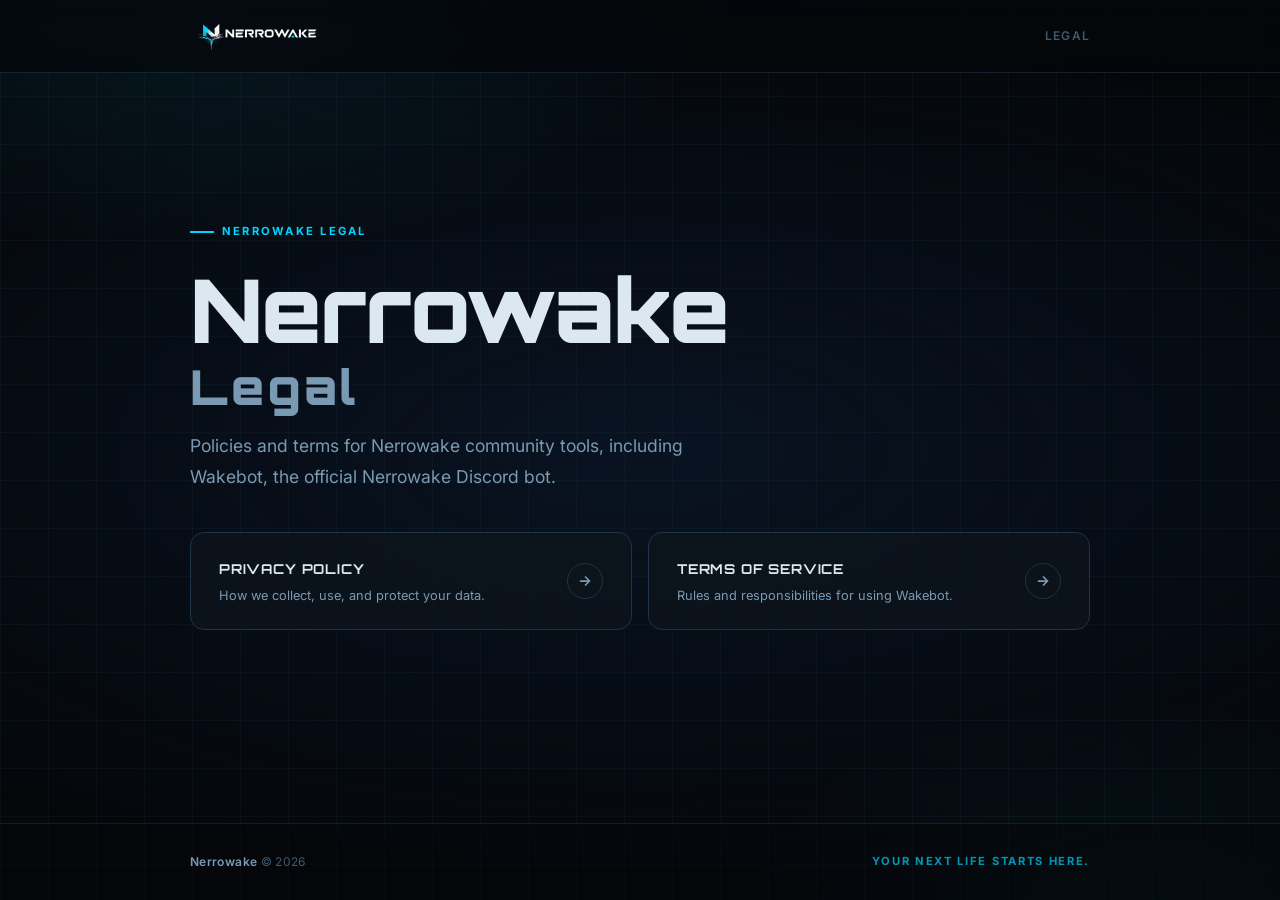
<file: index.html>
<!doctype html>
<html lang="en">

<head>
	<meta charset="utf-8">
	<meta name="viewport" content="width=device-width, initial-scale=1">
	<title>Nerrowake Legal</title>
	<meta name="description" content="Policies and terms for Nerrowake community tools, including Wakebot, the official Nerrowake Discord bot.">
	<link rel="icon" type="image/png" href="./assets/images/nerrowake-icon.png">
	<link rel="preconnect" href="https://fonts.googleapis.com">
	<link rel="preconnect" href="https://fonts.gstatic.com" crossorigin>
	<link rel="stylesheet" href="./style.css">
</head>

<body>
	<div class="site-wrapper">

		<header class="site-header">
			<div class="site-header-inner">
				<a href="./index.html" class="site-logo" aria-label="Nerrowake home">
					<img src="./assets/images/nerrowake-logo.png" alt="Nerrowake">
				</a>
				<span class="header-label">Legal</span>
			</div>
		</header>

		<main>
			<div class="content-wrap">
				<section class="hero">
					<p class="hero-eyebrow">Nerrowake Legal</p>
					<h1 class="hero-title">
						Nerrowake
						<span class="word-legal">Legal</span>
					</h1>
					<p class="hero-desc">
						Policies and terms for Nerrowake community tools, including Wakebot,
						the official Nerrowake Discord bot.
					</p>

					<nav class="doc-grid" aria-label="Legal documents">
						<a href="./privacy.html" class="doc-card">
							<div class="doc-card-content">
								<p class="doc-card-title">Privacy Policy</p>
								<p class="doc-card-desc">How we collect, use, and protect your data.</p>
							</div>
							<div class="doc-card-arrow" aria-hidden="true">
								<svg viewBox="0 0 14 14" fill="none" xmlns="http://www.w3.org/2000/svg" stroke-width="1.75" stroke-linecap="round" stroke-linejoin="round">
									<path d="M2.5 7h9M7.5 3l4 4-4 4"/>
								</svg>
							</div>
						</a>
						<a href="./terms.html" class="doc-card">
							<div class="doc-card-content">
								<p class="doc-card-title">Terms of Service</p>
								<p class="doc-card-desc">Rules and responsibilities for using Wakebot.</p>
							</div>
							<div class="doc-card-arrow" aria-hidden="true">
								<svg viewBox="0 0 14 14" fill="none" xmlns="http://www.w3.org/2000/svg" stroke-width="1.75" stroke-linecap="round" stroke-linejoin="round">
									<path d="M2.5 7h9M7.5 3l4 4-4 4"/>
								</svg>
							</div>
						</a>
					</nav>
				</section>
			</div>
		</main>

		<footer class="site-footer">
			<div class="site-footer-inner">
				<p class="footer-copy"><strong>Nerrowake</strong> &copy; 2026</p>
				<p class="footer-tagline">Your next life starts here.</p>
			</div>
		</footer>

	</div>
</body>

</html>
</file>
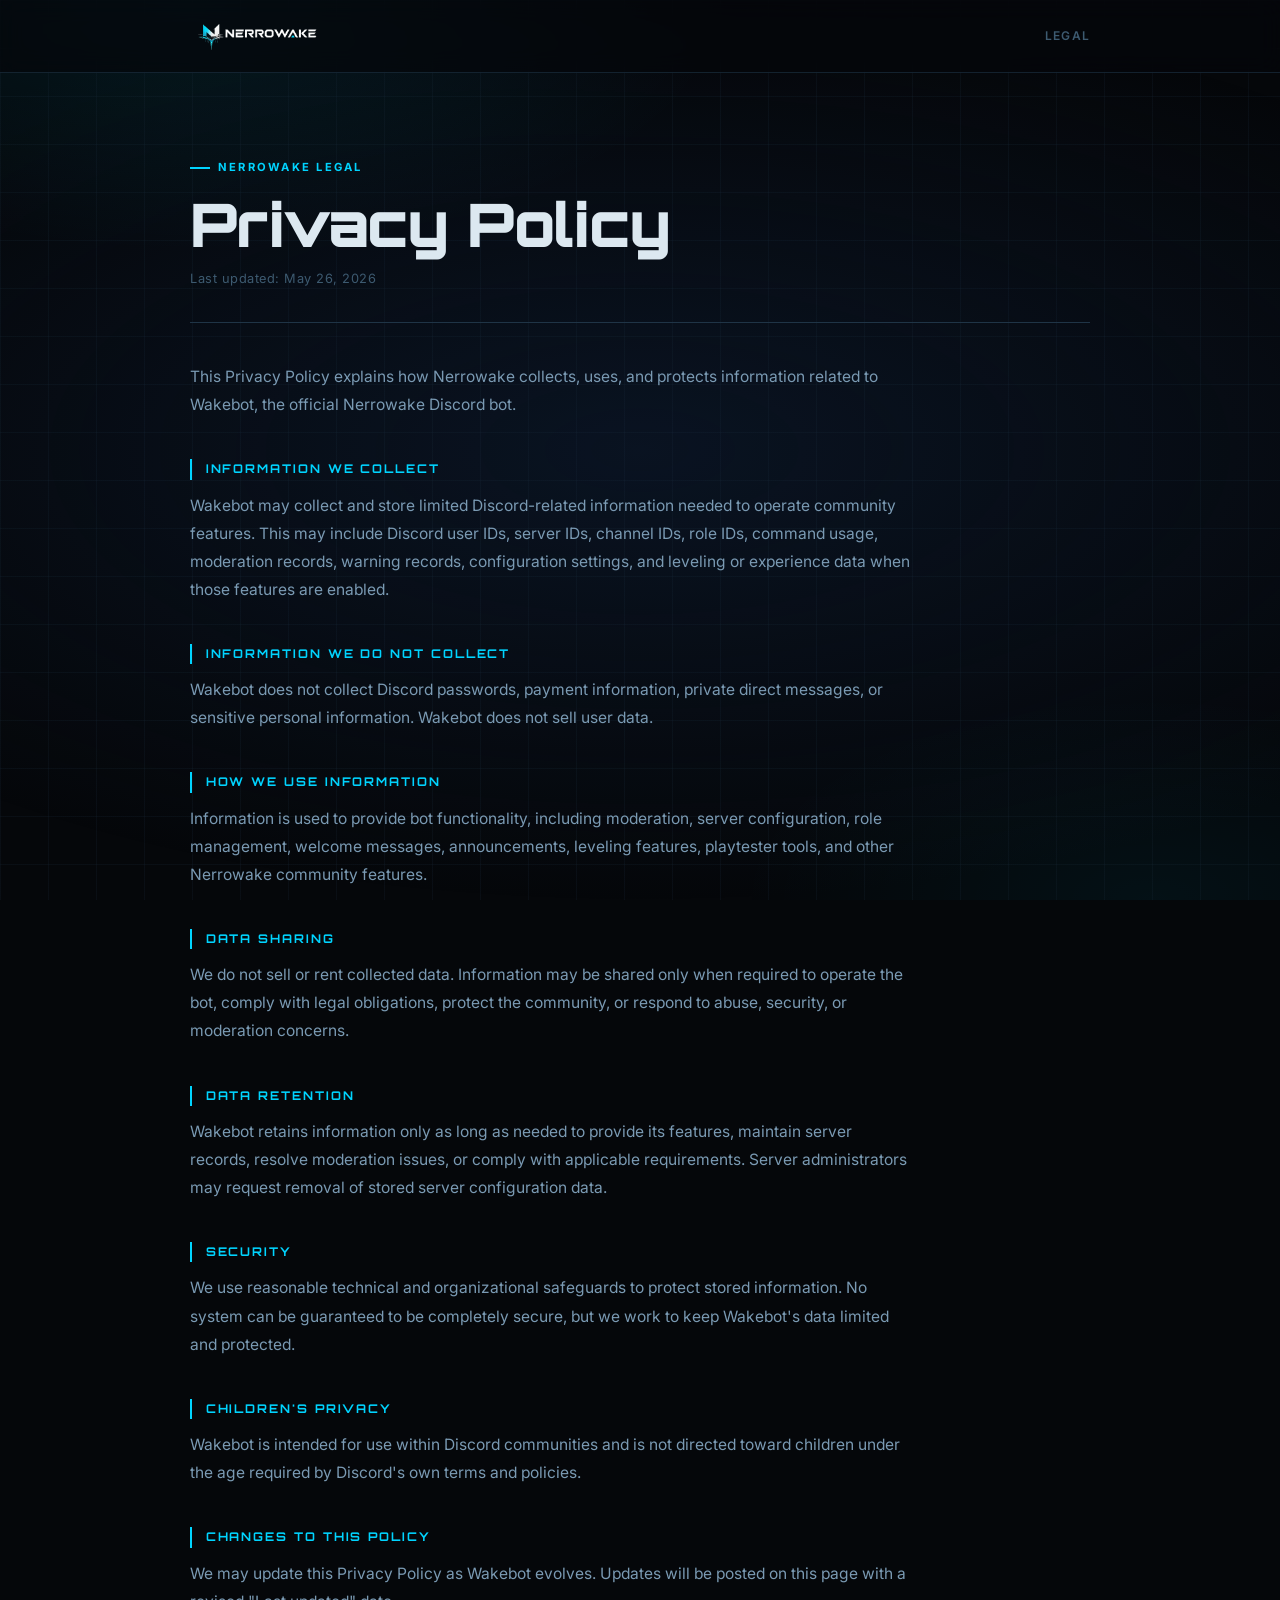
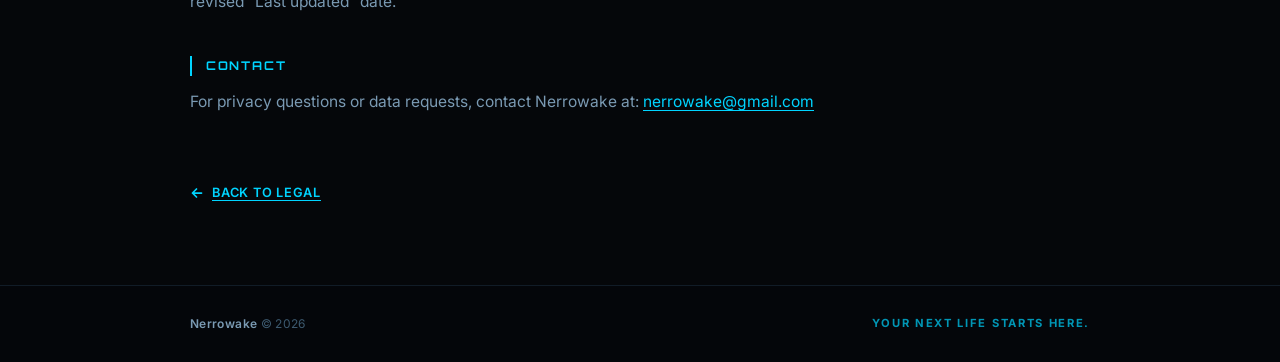
<file: privacy.html>
<!doctype html>
<html lang="en">

<head>
	<meta charset="utf-8">
	<meta name="viewport" content="width=device-width, initial-scale=1">
	<title>Privacy Policy | Nerrowake</title>
	<meta name="description" content="Privacy Policy for Wakebot, the official Nerrowake Discord bot.">
	<link rel="icon" type="image/png" href="./assets/images/nerrowake-icon.png">
	<link rel="preconnect" href="https://fonts.googleapis.com">
	<link rel="preconnect" href="https://fonts.gstatic.com" crossorigin>
	<link rel="stylesheet" href="./style.css">
</head>

<body>
	<div class="site-wrapper">

		<header class="site-header">
			<div class="site-header-inner">
				<a href="./index.html" class="site-logo" aria-label="Nerrowake home">
					<img src="./assets/images/nerrowake-logo.png" alt="Nerrowake">
				</a>
				<span class="header-label">Legal</span>
			</div>
		</header>

		<main>
			<div class="content-wrap">
				<header class="legal-header">
					<p class="legal-eyebrow">Nerrowake Legal</p>
					<h1 class="legal-title">Privacy Policy</h1>
					<p class="legal-meta">Last updated: May 26, 2026</p>
				</header>

				<article class="legal-body">
					<p>
						This Privacy Policy explains how Nerrowake collects, uses, and protects
						information related to Wakebot, the official Nerrowake Discord bot.
					</p>

					<h2>Information We Collect</h2>
					<p>
						Wakebot may collect and store limited Discord-related information needed
						to operate community features. This may include Discord user IDs, server
						IDs, channel IDs, role IDs, command usage, moderation records, warning
						records, configuration settings, and leveling or experience data when
						those features are enabled.
					</p>

					<h2>Information We Do Not Collect</h2>
					<p>
						Wakebot does not collect Discord passwords, payment information, private
						direct messages, or sensitive personal information. Wakebot does not sell
						user data.
					</p>

					<h2>How We Use Information</h2>
					<p>
						Information is used to provide bot functionality, including moderation,
						server configuration, role management, welcome messages, announcements,
						leveling features, playtester tools, and other Nerrowake community
						features.
					</p>

					<h2>Data Sharing</h2>
					<p>
						We do not sell or rent collected data. Information may be shared only
						when required to operate the bot, comply with legal obligations, protect
						the community, or respond to abuse, security, or moderation concerns.
					</p>

					<h2>Data Retention</h2>
					<p>
						Wakebot retains information only as long as needed to provide its
						features, maintain server records, resolve moderation issues, or comply
						with applicable requirements. Server administrators may request removal
						of stored server configuration data.
					</p>

					<h2>Security</h2>
					<p>
						We use reasonable technical and organizational safeguards to protect
						stored information. No system can be guaranteed to be completely secure,
						but we work to keep Wakebot's data limited and protected.
					</p>

					<h2>Children's Privacy</h2>
					<p>
						Wakebot is intended for use within Discord communities and is not
						directed toward children under the age required by Discord's own terms
						and policies.
					</p>

					<h2>Changes to This Policy</h2>
					<p>
						We may update this Privacy Policy as Wakebot evolves. Updates will be
						posted on this page with a revised "Last updated" date.
					</p>

					<h2>Contact</h2>
					<p>
						For privacy questions or data requests, contact Nerrowake at:
						<a href="mailto:nerrowake@gmail.com">nerrowake@gmail.com</a>
					</p>

					<a href="./index.html" class="legal-back">
						<svg viewBox="0 0 14 14" fill="none" xmlns="http://www.w3.org/2000/svg" stroke-width="1.75" stroke-linecap="round" stroke-linejoin="round">
							<path d="M11.5 7h-9M6.5 3l-4 4 4 4"/>
						</svg>
						Back to Legal
					</a>
				</article>
			</div>
		</main>

		<footer class="site-footer">
			<div class="site-footer-inner">
				<p class="footer-copy"><strong>Nerrowake</strong> &copy; 2026</p>
				<p class="footer-tagline">Your next life starts here.</p>
			</div>
		</footer>

	</div>
</body>

</html>
</file>
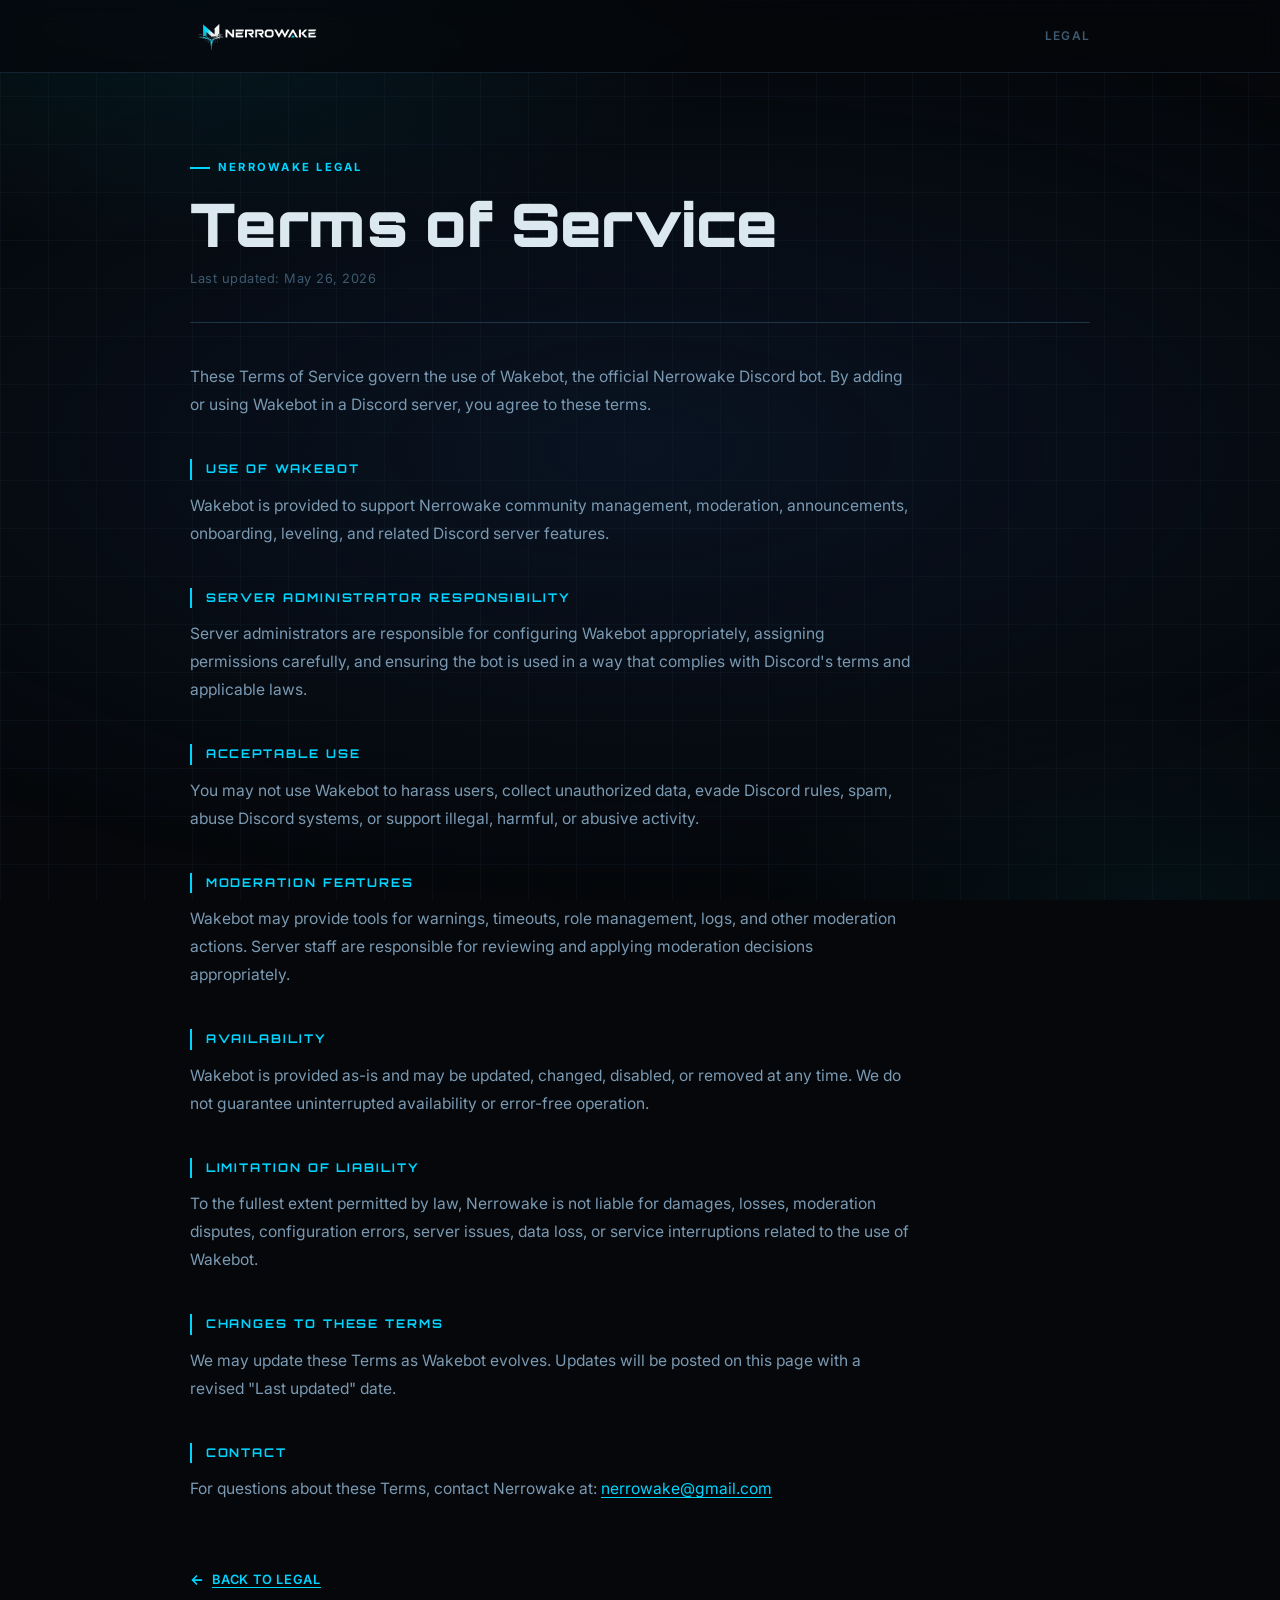
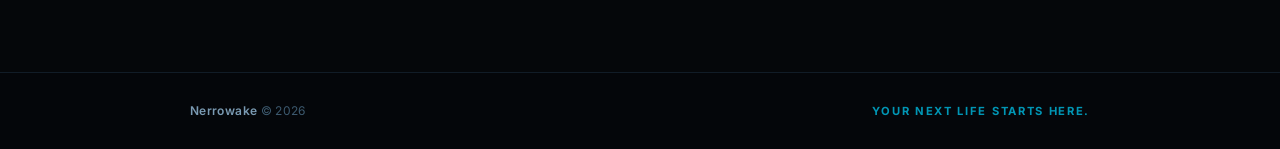
<file: terms.html>
<!doctype html>
<html lang="en">

<head>
	<meta charset="utf-8">
	<meta name="viewport" content="width=device-width, initial-scale=1">
	<title>Terms of Service | Nerrowake</title>
	<meta name="description" content="Terms of Service for Wakebot, the official Nerrowake Discord bot.">
	<link rel="icon" type="image/png" href="./assets/images/nerrowake-icon.png">
	<link rel="preconnect" href="https://fonts.googleapis.com">
	<link rel="preconnect" href="https://fonts.gstatic.com" crossorigin>
	<link rel="stylesheet" href="./style.css">
</head>

<body>
	<div class="site-wrapper">

		<header class="site-header">
			<div class="site-header-inner">
				<a href="./index.html" class="site-logo" aria-label="Nerrowake home">
					<img src="./assets/images/nerrowake-logo.png" alt="Nerrowake">
				</a>
				<span class="header-label">Legal</span>
			</div>
		</header>

		<main>
			<div class="content-wrap">
				<header class="legal-header">
					<p class="legal-eyebrow">Nerrowake Legal</p>
					<h1 class="legal-title">Terms of Service</h1>
					<p class="legal-meta">Last updated: May 26, 2026</p>
				</header>

				<article class="legal-body">
					<p>
						These Terms of Service govern the use of Wakebot, the official Nerrowake
						Discord bot. By adding or using Wakebot in a Discord server, you agree to
						these terms.
					</p>

					<h2>Use of Wakebot</h2>
					<p>
						Wakebot is provided to support Nerrowake community management,
						moderation, announcements, onboarding, leveling, and related Discord
						server features.
					</p>

					<h2>Server Administrator Responsibility</h2>
					<p>
						Server administrators are responsible for configuring Wakebot
						appropriately, assigning permissions carefully, and ensuring the bot is
						used in a way that complies with Discord's terms and applicable laws.
					</p>

					<h2>Acceptable Use</h2>
					<p>
						You may not use Wakebot to harass users, collect unauthorized data,
						evade Discord rules, spam, abuse Discord systems, or support illegal,
						harmful, or abusive activity.
					</p>

					<h2>Moderation Features</h2>
					<p>
						Wakebot may provide tools for warnings, timeouts, role management, logs,
						and other moderation actions. Server staff are responsible for reviewing
						and applying moderation decisions appropriately.
					</p>

					<h2>Availability</h2>
					<p>
						Wakebot is provided as-is and may be updated, changed, disabled, or
						removed at any time. We do not guarantee uninterrupted availability or
						error-free operation.
					</p>

					<h2>Limitation of Liability</h2>
					<p>
						To the fullest extent permitted by law, Nerrowake is not liable for
						damages, losses, moderation disputes, configuration errors, server
						issues, data loss, or service interruptions related to the use of
						Wakebot.
					</p>

					<h2>Changes to These Terms</h2>
					<p>
						We may update these Terms as Wakebot evolves. Updates will be posted on
						this page with a revised "Last updated" date.
					</p>

					<h2>Contact</h2>
					<p>
						For questions about these Terms, contact Nerrowake at:
						<a href="mailto:nerrowake@gmail.com">nerrowake@gmail.com</a>
					</p>

					<a href="./index.html" class="legal-back">
						<svg viewBox="0 0 14 14" fill="none" xmlns="http://www.w3.org/2000/svg" stroke-width="1.75" stroke-linecap="round" stroke-linejoin="round">
							<path d="M11.5 7h-9M6.5 3l-4 4 4 4"/>
						</svg>
						Back to Legal
					</a>
				</article>
			</div>
		</main>

		<footer class="site-footer">
			<div class="site-footer-inner">
				<p class="footer-copy"><strong>Nerrowake</strong> &copy; 2026</p>
				<p class="footer-tagline">Your next life starts here.</p>
			</div>
		</footer>

	</div>
</body>

</html>
</file>
<file: style.css>
@import url('https://fonts.googleapis.com/css2?family=Orbitron:wght@700;900&family=Inter:wght@400;500;600;700&display=swap');

:root {
  color-scheme: dark;
  --bg:           #05070a;
  --surface:      #0a1018;
  --panel:        #0d141c;
  --panel-border: #1f3446;
  --panel-hover:  #263d52;
  --text:         #dce8f0;
  --muted:        #7a9ab3;
  --subtle:       #3d5a70;
  --accent:       #00d4ff;
  --accent-dim:   rgba(0, 212, 255, 0.12);
  --accent-glow:  rgba(0, 212, 255, 0.06);
  --link:         #00d4ff;
  --link-hover:   #7ee8ff;
}

*, *::before, *::after {
  box-sizing: border-box;
  margin: 0;
  padding: 0;
}

html {
  scroll-behavior: smooth;
}

body {
  font-family: Inter, ui-sans-serif, system-ui, -apple-system, BlinkMacSystemFont, "Segoe UI", sans-serif;
  background-color: var(--bg);
  color: var(--text);
  line-height: 1.7;
  min-height: 100vh;
  display: flex;
  flex-direction: column;
  -webkit-font-smoothing: antialiased;
}

/* ─── Background ─── */

body::before {
  content: '';
  position: fixed;
  inset: 0;
  background:
    radial-gradient(ellipse 60% 40% at 15% 0%,   rgba(0, 212, 255, 0.09) 0%, transparent 70%),
    radial-gradient(ellipse 50% 35% at 90% 100%, rgba(0, 212, 255, 0.05) 0%, transparent 65%),
    radial-gradient(ellipse 80% 50% at 50% 50%,  rgba(10,  20,  35,  0.95) 0%, transparent 100%);
  pointer-events: none;
  z-index: 0;
}

/* Subtle grid overlay */
body::after {
  content: '';
  position: fixed;
  inset: 0;
  background-image:
    linear-gradient(rgba(31, 52, 70, 0.18) 1px, transparent 1px),
    linear-gradient(90deg, rgba(31, 52, 70, 0.18) 1px, transparent 1px);
  background-size: 48px 48px;
  pointer-events: none;
  z-index: 0;
}

/* ─── Layout ─── */

.site-wrapper {
  position: relative;
  z-index: 1;
  display: flex;
  flex-direction: column;
  min-height: 100vh;
}

.site-header {
  border-bottom: 1px solid rgba(31, 52, 70, 0.6);
  padding: 1.25rem clamp(1.25rem, 5vw, 3rem);
  -webkit-backdrop-filter: blur(12px);
  backdrop-filter: blur(12px);
  background: rgba(5, 7, 10, 0.7);
}

.site-header-inner {
  max-width: 900px;
  margin: 0 auto;
  display: flex;
  align-items: center;
  justify-content: space-between;
  gap: 1rem;
}

.site-logo {
  text-decoration: none;
  display: flex;
  align-items: center;
  flex-shrink: 0;
}

.site-logo img {
  height: 32px;
  width: auto;
  display: block;
}

.header-label {
  font-size: 0.75rem;
  font-weight: 600;
  letter-spacing: 0.1em;
  text-transform: uppercase;
  color: var(--subtle);
}

main {
  flex: 1;
  padding: clamp(2.5rem, 6vw, 5rem) clamp(1.25rem, 5vw, 3rem);
}

.content-wrap {
  max-width: 900px;
  margin: 0 auto;
}

/* ─── Home hero ─── */

.hero {
  padding: clamp(2rem, 5vw, 4rem) 0 clamp(1.5rem, 4vw, 3rem);
}

.hero-eyebrow {
  display: inline-flex;
  align-items: center;
  gap: 0.5rem;
  font-size: 0.7rem;
  font-weight: 700;
  letter-spacing: 0.2em;
  text-transform: uppercase;
  color: var(--accent);
  margin-bottom: 1.5rem;
}

.hero-eyebrow::before {
  content: '';
  display: block;
  width: 24px;
  height: 2px;
  background: var(--accent);
  flex-shrink: 0;
}

.hero-title {
  font-family: Orbitron, sans-serif;
  font-weight: 900;
  font-size: clamp(2.5rem, 9vw, 5.5rem);
  line-height: 1.0;
  letter-spacing: -0.01em;
  color: var(--text);
  margin-bottom: 1.25rem;
}

.hero-title .word-legal {
  display: block;
  color: var(--muted);
  font-size: clamp(1.4rem, 5vw, 3rem);
  letter-spacing: 0.08em;
  margin-top: 0.2em;
}

.hero-desc {
  font-size: clamp(0.95rem, 2.5vw, 1.1rem);
  color: var(--muted);
  max-width: 520px;
  margin-bottom: 2.5rem;
  line-height: 1.75;
}

/* ─── Nav cards ─── */

.doc-grid {
  display: grid;
  grid-template-columns: repeat(auto-fit, minmax(260px, 1fr));
  gap: 1rem;
}

.doc-card {
  display: flex;
  align-items: center;
  justify-content: space-between;
  gap: 1.5rem;
  padding: 1.5rem 1.75rem;
  background: rgba(13, 20, 28, 0.8);
  border: 1px solid var(--panel-border);
  border-radius: 14px;
  text-decoration: none;
  color: var(--text);
  transition: border-color 0.2s ease, background 0.2s ease, box-shadow 0.2s ease;
  position: relative;
  overflow: hidden;
}

.doc-card::before {
  content: '';
  position: absolute;
  inset: 0;
  background: var(--accent-glow);
  opacity: 0;
  transition: opacity 0.2s ease;
}

.doc-card:hover {
  border-color: var(--accent);
  background: rgba(13, 20, 28, 0.95);
  box-shadow: 0 0 0 1px rgba(0, 212, 255, 0.2), 0 8px 32px rgba(0, 0, 0, 0.4);
}

.doc-card:hover::before {
  opacity: 1;
}

.doc-card-content {
  position: relative;
}

.doc-card-title {
  font-family: Orbitron, sans-serif;
  font-weight: 700;
  font-size: 0.85rem;
  letter-spacing: 0.06em;
  text-transform: uppercase;
  margin-bottom: 0.35rem;
  color: var(--text);
}

.doc-card-desc {
  font-size: 0.8rem;
  color: var(--muted);
  line-height: 1.5;
}

.doc-card-arrow {
  position: relative;
  flex-shrink: 0;
  width: 36px;
  height: 36px;
  border: 1px solid var(--panel-border);
  border-radius: 50%;
  display: flex;
  align-items: center;
  justify-content: center;
  transition: border-color 0.2s ease, background 0.2s ease;
}

.doc-card:hover .doc-card-arrow {
  border-color: var(--accent);
  background: var(--accent-dim);
}

.doc-card-arrow svg {
  width: 14px;
  height: 14px;
  stroke: var(--muted);
  transition: stroke 0.2s ease;
}

.doc-card:hover .doc-card-arrow svg {
  stroke: var(--accent);
}

/* ─── Legal doc layout ─── */

.legal-header {
  padding-bottom: 2rem;
  margin-bottom: 2.5rem;
  border-bottom: 1px solid var(--panel-border);
}

.legal-eyebrow {
  display: inline-flex;
  align-items: center;
  gap: 0.5rem;
  font-size: 0.7rem;
  font-weight: 700;
  letter-spacing: 0.2em;
  text-transform: uppercase;
  color: var(--accent);
  margin-bottom: 1rem;
}

.legal-eyebrow::before {
  content: '';
  display: block;
  width: 20px;
  height: 2px;
  background: var(--accent);
  flex-shrink: 0;
}

.legal-title {
  font-family: Orbitron, sans-serif;
  font-weight: 900;
  font-size: clamp(2rem, 7vw, 3.75rem);
  line-height: 1.05;
  letter-spacing: -0.01em;
  color: var(--text);
  margin-bottom: 0.75rem;
}

.legal-meta {
  font-size: 0.8rem;
  color: var(--subtle);
  letter-spacing: 0.04em;
}

/* ─── Legal body ─── */

.legal-body {
  max-width: 720px;
}

.legal-body p {
  font-size: 0.975rem;
  color: var(--muted);
  margin-bottom: 1.1rem;
  line-height: 1.8;
}

.legal-body h2 {
  font-family: Orbitron, sans-serif;
  font-weight: 700;
  font-size: 0.75rem;
  letter-spacing: 0.16em;
  text-transform: uppercase;
  color: var(--accent);
  margin: 2.5rem 0 0.75rem;
  padding-left: 0.85rem;
  border-left: 2px solid var(--accent);
}

.legal-body a {
  color: var(--link);
  text-decoration: underline;
  text-decoration-thickness: 1px;
  text-underline-offset: 0.2em;
  transition: color 0.15s ease;
}

.legal-body a:hover {
  color: var(--link-hover);
}

.legal-back {
  display: inline-flex;
  align-items: center;
  gap: 0.5rem;
  margin-top: 3rem;
  font-size: 0.8rem;
  font-weight: 600;
  letter-spacing: 0.06em;
  text-transform: uppercase;
  color: var(--subtle);
  text-decoration: none;
  transition: color 0.15s ease;
}

.legal-back:hover {
  color: var(--text);
}

.legal-back svg {
  width: 14px;
  height: 14px;
  stroke: currentColor;
}

/* ─── Divider ─── */

.section-divider {
  height: 1px;
  background: linear-gradient(to right, var(--panel-border), transparent);
  margin: 3rem 0;
}

/* ─── Footer ─── */

.site-footer {
  border-top: 1px solid rgba(31, 52, 70, 0.5);
  padding: 1.75rem clamp(1.25rem, 5vw, 3rem);
  background: rgba(5, 7, 10, 0.5);
}

.site-footer-inner {
  max-width: 900px;
  margin: 0 auto;
  display: flex;
  align-items: center;
  justify-content: space-between;
  gap: 1rem;
  flex-wrap: wrap;
}

.footer-copy {
  font-size: 0.75rem;
  color: var(--subtle);
  letter-spacing: 0.03em;
}

.footer-copy strong {
  color: var(--muted);
  font-weight: 600;
}

.footer-tagline {
  font-size: 0.7rem;
  font-weight: 700;
  letter-spacing: 0.15em;
  text-transform: uppercase;
  color: var(--accent);
  opacity: 0.7;
}
</file>
